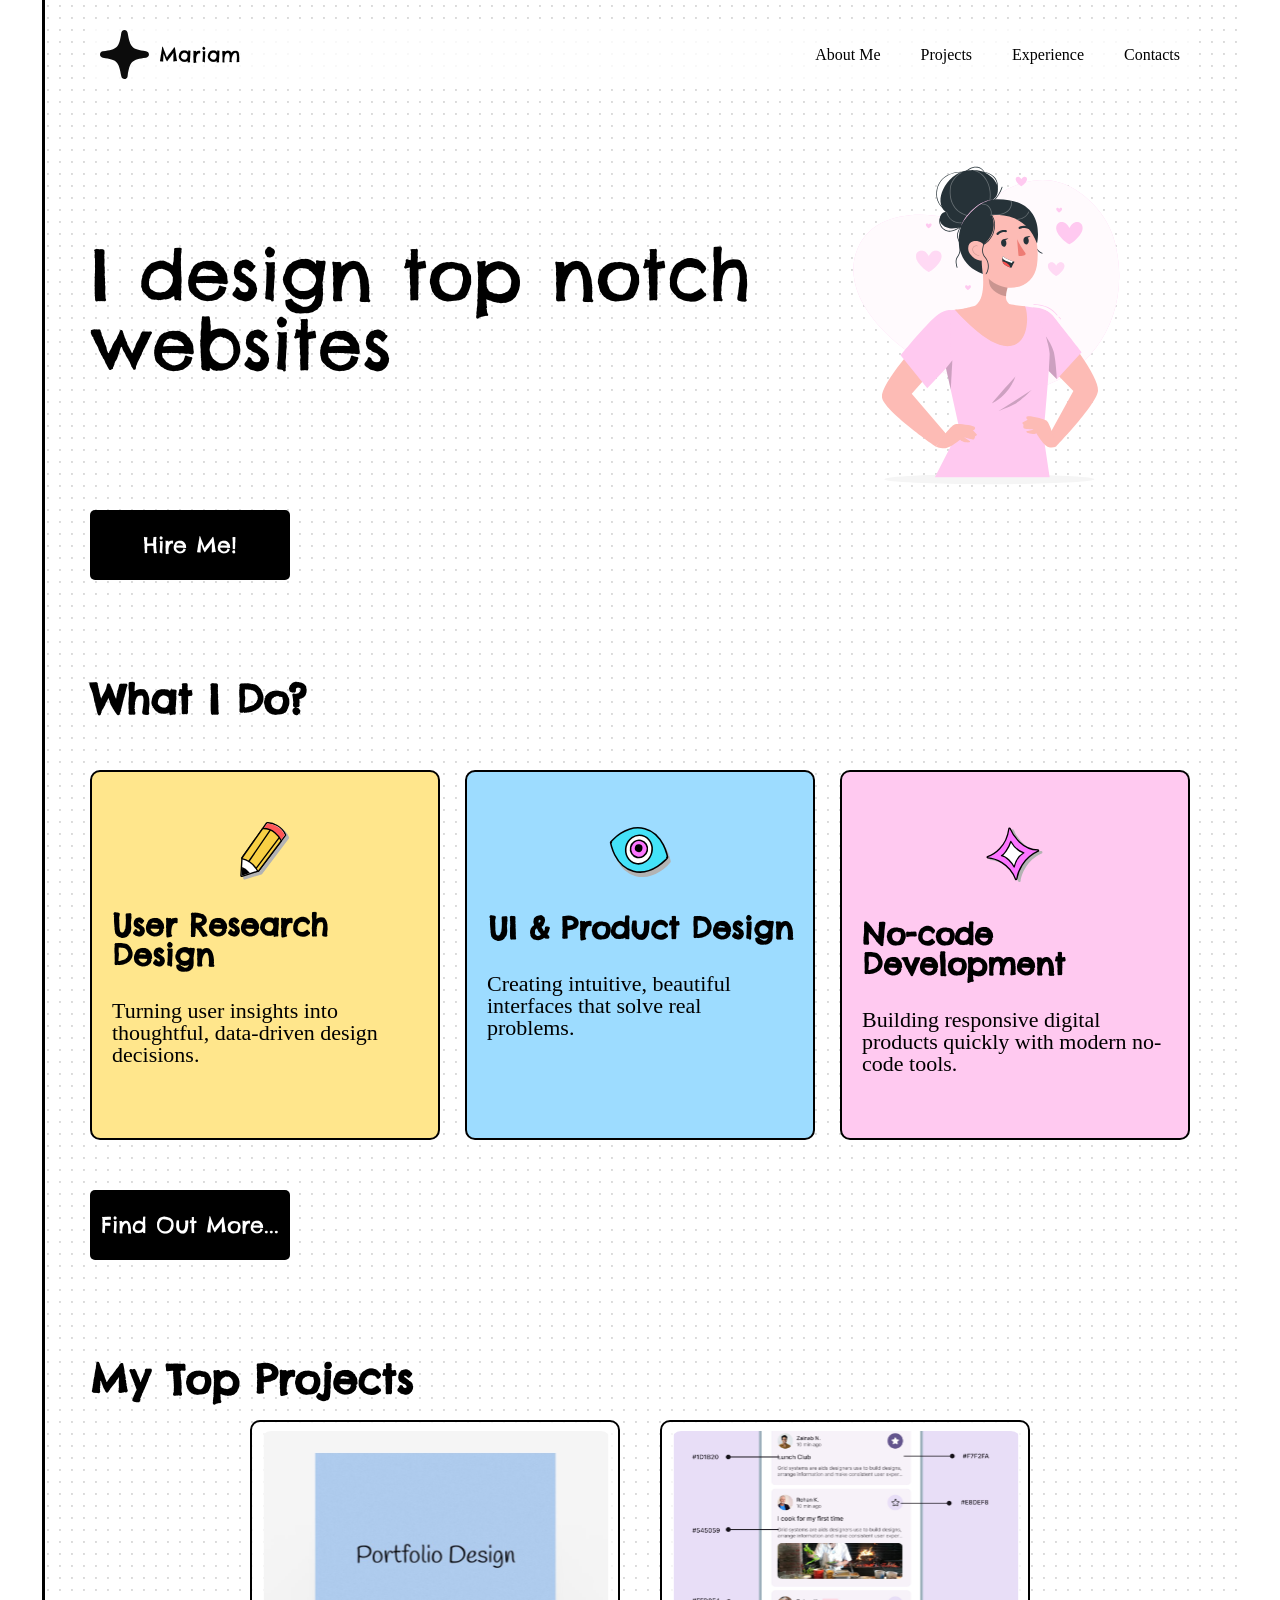
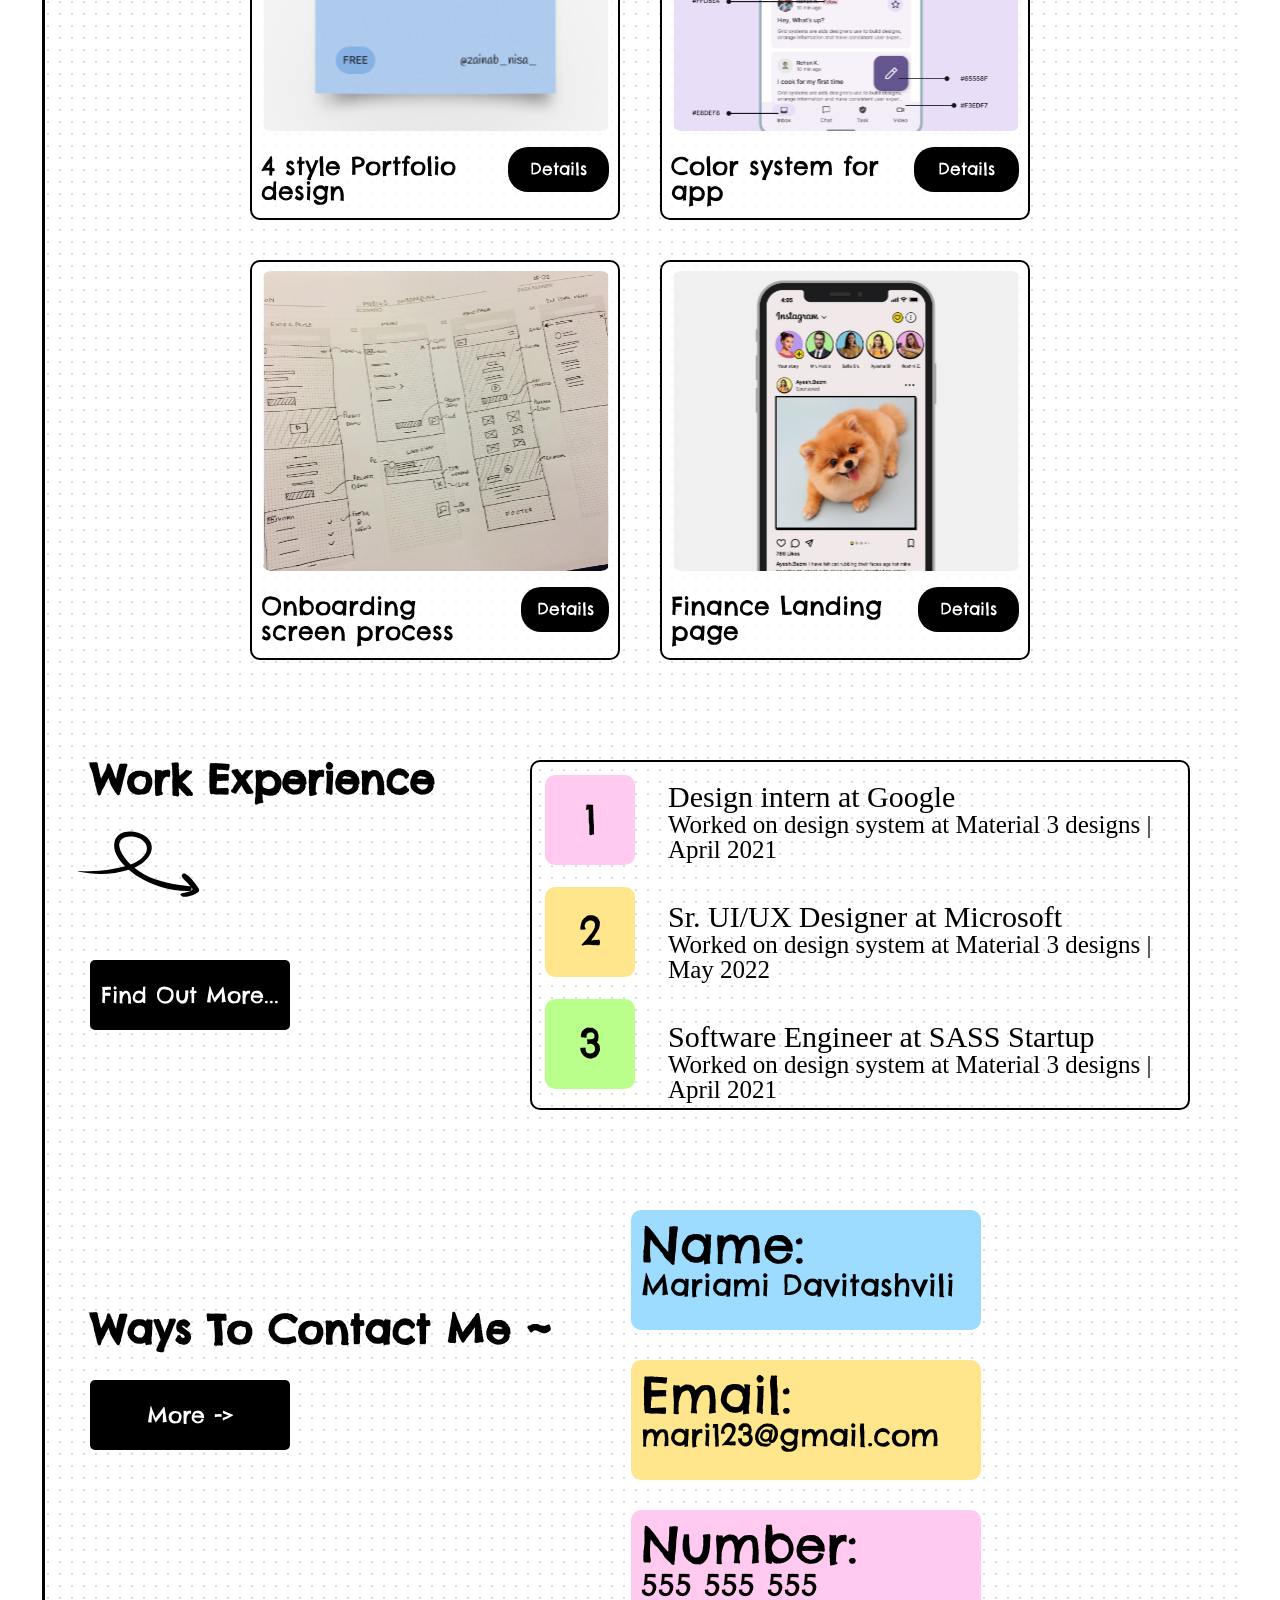
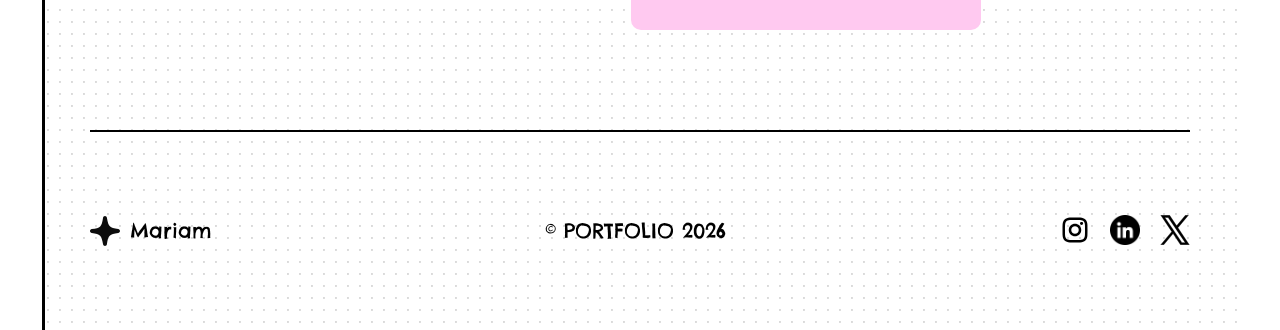
<file: index.html>
<!doctype html>
<html lang="en">
  <head>
    <link rel="stylesheet" href="./css/reset.css" />
    <link rel="stylesheet" href="./css/style.css" />
    <meta charset="UTF-8" />
    <meta name="viewport" content="width=device-width, initial-scale=1.0" />
    <title>Portfolio</title>
  </head>
  <body>
    <header>
      <div class="header container">
        <div class="logo">
          <img src="./images/logo.svg" alt="Portfolio logo" />
          <a class="name" href="./index.html">Mariam</a>
        </div>
        <nav class="nav">
          <ul class="nav-list">
            <li>
              <a href="#about">About Me</a>
            </li>
            <li>
              <a href="#projects">Projects</a>
            </li>
            <li>
              <a href="#experience">Experience</a>
            </li>
            <li>
              <a href="#contacts">Contacts</a>
            </li>
          </ul>
        </nav>
        <img src="./images/menu.svg" class="menu" alt="menu" />
      </div>
    </header>
    <main>
      <section class="container">
        <div class="hero">
          <h1>I design top notch websites</h1>
          <img src="./images/hero-img.svg" alt="hero img" />
        </div>
        <button class="btn" onclick="window.location.href = 'hireMe.html'">
          Hire Me!
        </button>
      </section>
      <section class="about container" id="about">
        <h2 class="title">What I Do?</h2>
        <div class="cards-about">
          <div class="card yellow">
            <img src="./images/card-yellow.svg" alt="icon yellow" />
            <h3>User Research Design</h3>
            <p>
              Turning user insights into thoughtful, data-driven design
              decisions.
            </p>
          </div>
          <div class="card blue">
            <img src="./images/card-blue.svg" alt="icon blue" />
            <h3>UI & Product Design</h3>
            <p>
              Creating intuitive, beautiful interfaces that solve real problems.
            </p>
          </div>
          <div class="card pink">
            <img src="./images/card-pink.svg" alt="icon pink" />
            <h3>No-code Development</h3>
            <p>
              Building responsive digital products quickly with modern no-code
              tools.
            </p>
          </div>
        </div>
        <button class="btn" onclick="window.location.href = 'about.html'">
          Find Out More...
        </button>
      </section>
      <section class="projects container" id="projects">
        <h4 class="title">My Top Projects</h4>
        <div class="cards-projects">
          <div class="proj-card">
            <img src="./images/project-1.svg" alt="project" />
            <div class="card-text">
              <p>4 style Portfolio design</p>
              <button class="btn">Details</button>
            </div>
          </div>
          <div class="proj-card">
            <img src="./images/project-2.svg" alt="project" />
            <div class="card-text">
              <p>Color system for app</p>
              <button class="btn">Details</button>
            </div>
          </div>
          <div class="proj-card">
            <img src="./images/project-3.svg" alt="project" />
            <div class="card-text">
              <p>Onboarding screen process</p>
              <button class="btn">Details</button>
            </div>
          </div>
          <div class="proj-card">
            <img src="./images/project-4.svg" alt="project" />

            <div class="card-text">
              <p>Finance Landing page</p>
              <button class="btn">Details</button>
            </div>
          </div>
        </div>
      </section>
      <section class="experience container" id="experience">
        <div class="work-experience">
          <h2 class="title">Work Experience</h2>
          <img src="./images/arrow.svg" alt="arrow" />
          <button
            class="btn"
            onclick="window.location.href = 'experience.html'"
          >
            Find Out More...
          </button>
        </div>
        <div class="jobs-list">
          <div class="numbers">
            <div class="box pink"><h2>1</h2></div>
            <div class="box yellow"><h2>2</h2></div>
            <div class="box green"><h2>3</h2></div>
          </div>
          <div class="experience-text">
            <div>
              <h3>Design intern at Google</h3>
              <p>Worked on design system at Material 3 designs | April 2021</p>
            </div>
            <div>
              <h3>Sr. UI/UX Designer at Microsoft</h3>
              <p>Worked on design system at Material 3 designs | May 2022</p>
            </div>
            <div>
              <h3>Software Engineer at SASS Startup</h3>
              <p>Worked on design system at Material 3 designs | April 2021</p>
            </div>
          </div>
        </div>
      </section>
      <section class="contacts container" id="contacts">
        <div class="contact-title">
          <h2 class="title">Ways To Contact Me ~</h2>
          <button class="btn" onclick="window.location.href = 'contacts.html'">
            More ->
          </button>
        </div>
        <div class="contact-list">
          <div class="contact blue">
            <h3>Name:</h3>
            <p>Mariami Davitashvili</p>
          </div>
          <div class="contact yellow">
            <h3>Email:</h3>
            <p>mari123@gmail.com</p>
          </div>
          <div class="contact pink">
            <h3>Number:</h3>
            <p>555 555 555</p>
          </div>
        </div>
      </section>
    </main>
    <footer>
      <div class="footer container">
        <div class="logo">
          <img src="./images/logo.svg" alt="logo" />
          <a class="name" href="./index.html">Mariam</a>
        </div>
        <div>
          <p>&copy; PORTFOLIO 2026</p>
        </div>
        <div class="socials">
          <a href="https://www.instagram.com/?hl=en" target="_blank"
            ><img src="./images/instagram.svg" alt="instagram"
          /></a>
          <a href="https://www.linkedin.com" target="_blank"
            ><img src="./images/linkedin.png" alt="linkedin" />
          </a>
          <a href="https://twitter.com" target="_blank"
            ><img src="./images/x.svg" alt="twitter" />
          </a>
        </div>
      </div>
    </footer>
  </body>
</html>
</file>
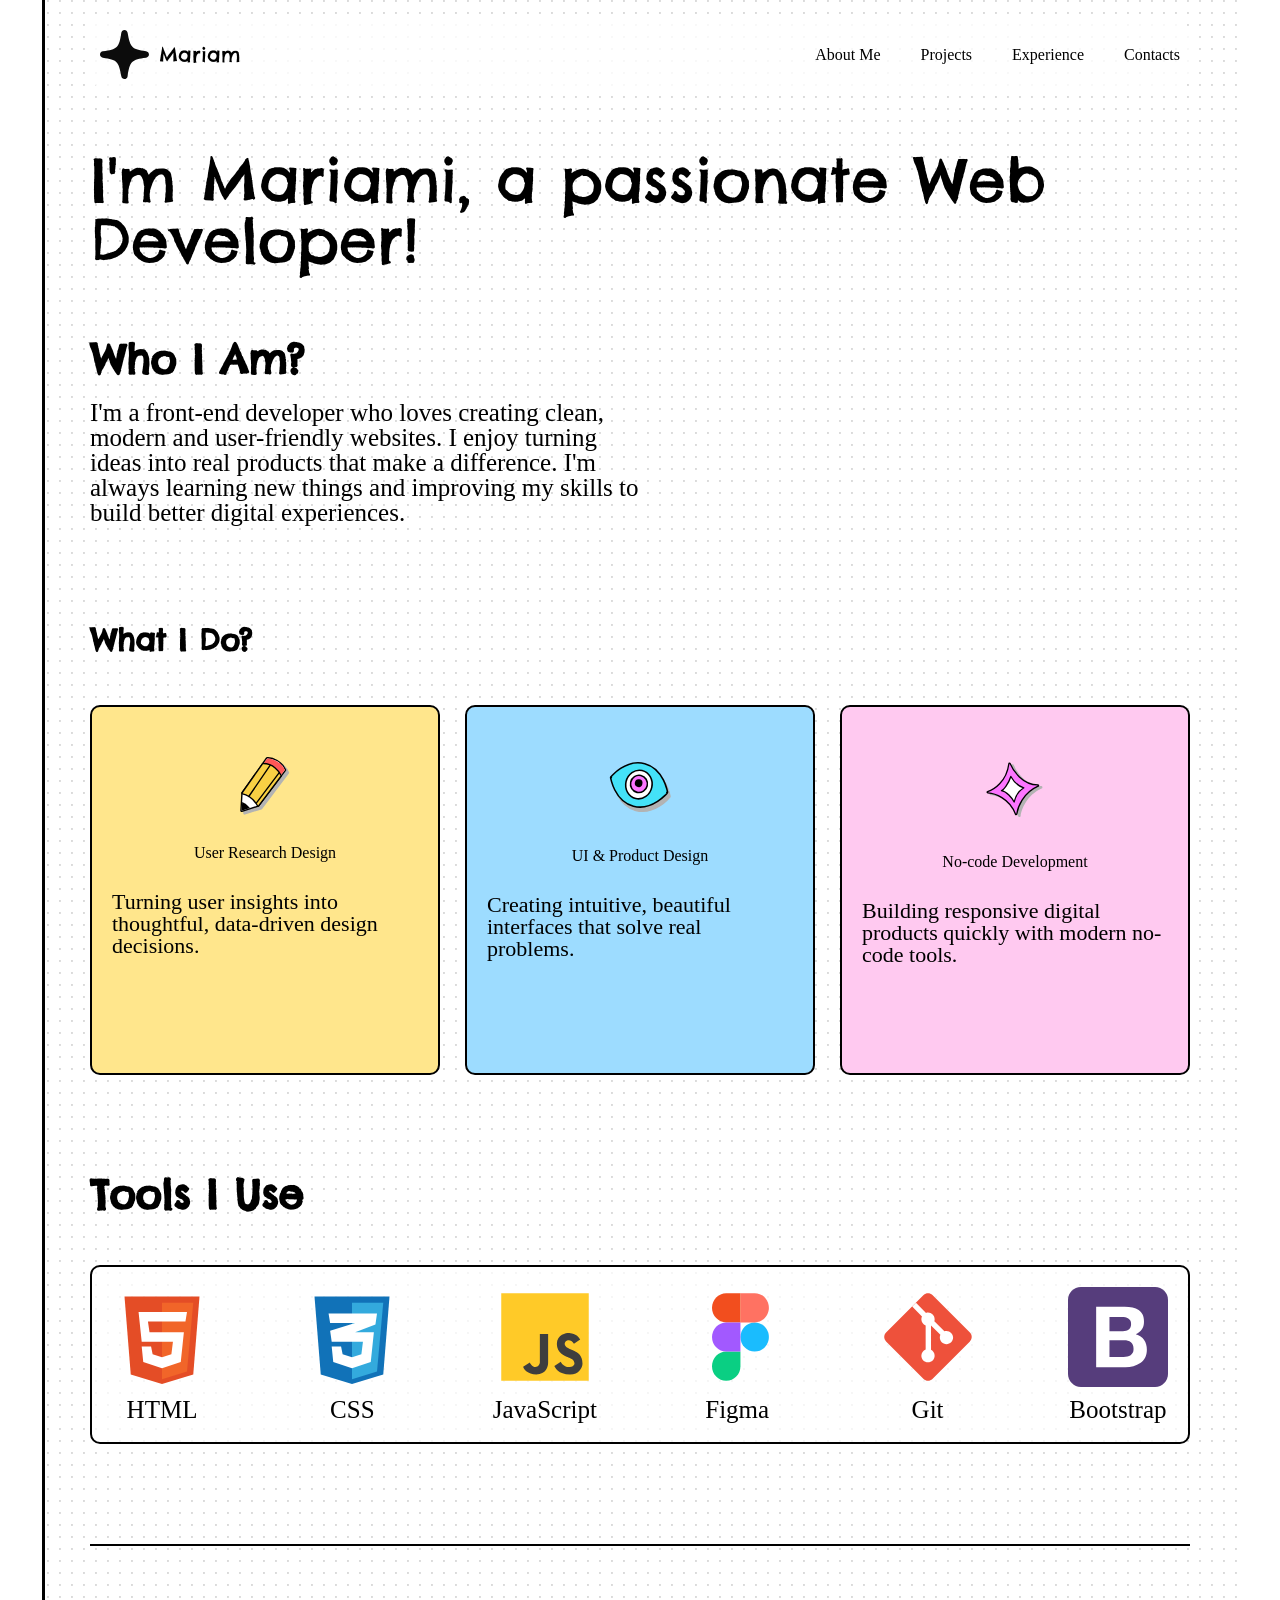
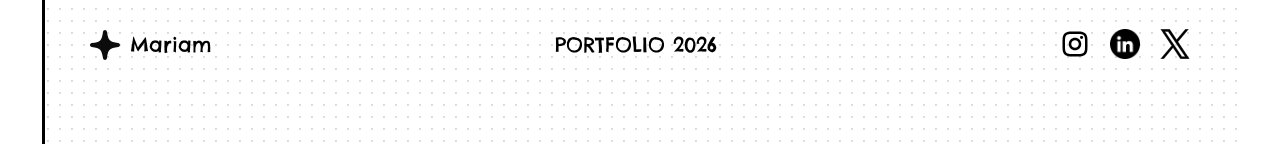
<file: about.html>
<!doctype html>
<html lang="en">
  <head>
    <link rel="stylesheet" href="./css/reset.css" />
    <link rel="stylesheet" href="./css/style.css" />
    <meta charset="UTF-8" />
    <meta name="viewport" content="width=device-width, initial-scale=1.0" />
    <title>About Me</title>
  </head>
  <body>
    <header>
      <div class="header container">
        <div class="logo">
          <img src="./images/logo.svg" alt="logo" />
          <a class="name" href="./index.html">Mariam</a>
        </div>
        <nav class="nav">
          <ul class="nav-list">
            <li>
              <a href="index.html#about">About Me</a>
            </li>
            <li>
              <a href="index.html#projects">Projects</a>
            </li>
            <li>
              <a href="index.html#experience">Experience</a>
            </li>
            <li>
              <a href="index.html#contacts">Contacts</a>
            </li>
          </ul>
        </nav>
      </div>
    </header>
    <main>
      <section class="container">
        <div class="intro">
          <h1>I'm Mariami, a passionate Web Developer!</h1>
        </div>
        <div class="intro-text">
          <h2>Who I Am?</h2>
          <p>
            I'm a front-end developer who loves creating clean, modern and
            user-friendly websites. I enjoy turning ideas into real products
            that make a difference. I'm always learning new things and improving
            my skills to build better digital experiences.
          </p>
        </div>
      </section>
      <section class="about container" id="about">
        <h3 class="title">What I Do?</h3>
        <div class="cards-about">
          <div class="card yellow">
            <img src="./images/card-yellow.svg" alt="yellow icon" />
            <h4>User Research Design</h4>
            <p>
              Turning user insights into thoughtful, data-driven design
              decisions.
            </p>
          </div>
          <div class="card blue">
            <img src="./images/card-blue.svg" alt="blue icon" />
            <h4>UI & Product Design</h4>
            <p>
              Creating intuitive, beautiful interfaces that solve real problems.
            </p>
          </div>
          <div class="card pink">
            <img src="./images/card-pink.svg" alt="pink icon" />
            <h4>No-code Development</h4>
            <p>
              Building responsive digital products quickly with modern no-code
              tools.
            </p>
          </div>
        </div>
      </section>
      <section class="tools container">
        <h2>Tools I Use</h2>
        <div class="tools-list">
          <div>
            <img src="./images/html.svg" alt="html icon" />
            <p>HTML</p>
          </div>
          <div>
            <img src="./images/css.svg" alt="css icon" />
            <p>CSS</p>
          </div>
          <div>
            <img src="./images/js.svg" alt="js icon" />
            <p>JavaScript</p>
          </div>
          <div>
            <img src="./images/figma.svg" alt="figma icon" />
            <p>Figma</p>
          </div>
          <div>
            <img src="./images/git.svg" alt="git icon" />
            <p>Git</p>
          </div>
          <div>
            <img src="./images/bootstrap.svg" alt="bootstrap icon" />
            <p>Bootstrap</p>
          </div>
        </div>
      </section>
    </main>
    <footer>
      <div class="footer container">
        <div class="logo">
          <img src="./images/logo.svg" alt="logo" />
          <a class="name" href="./index.html">Mariam</a>
        </div>
        <div>
          <p>PORTFOLIO 2026</p>
        </div>
        <div class="socials">
          <a href="https://www.instagram.com/?hl=en" target="_blank"
            ><img src="./images/instagram.svg" alt="instagram"
          /></a>
          <a href="https://www.linkedin.com" target="_blank"
            ><img src="./images/linkedin.png" alt="linkedin" />
          </a>
          <a href="https://twitter.com" target="_blank"
            ><img src="./images/x.svg" alt="twitter" />
          </a>
        </div>
      </div>
    </footer>
  </body>
</html>
</file>
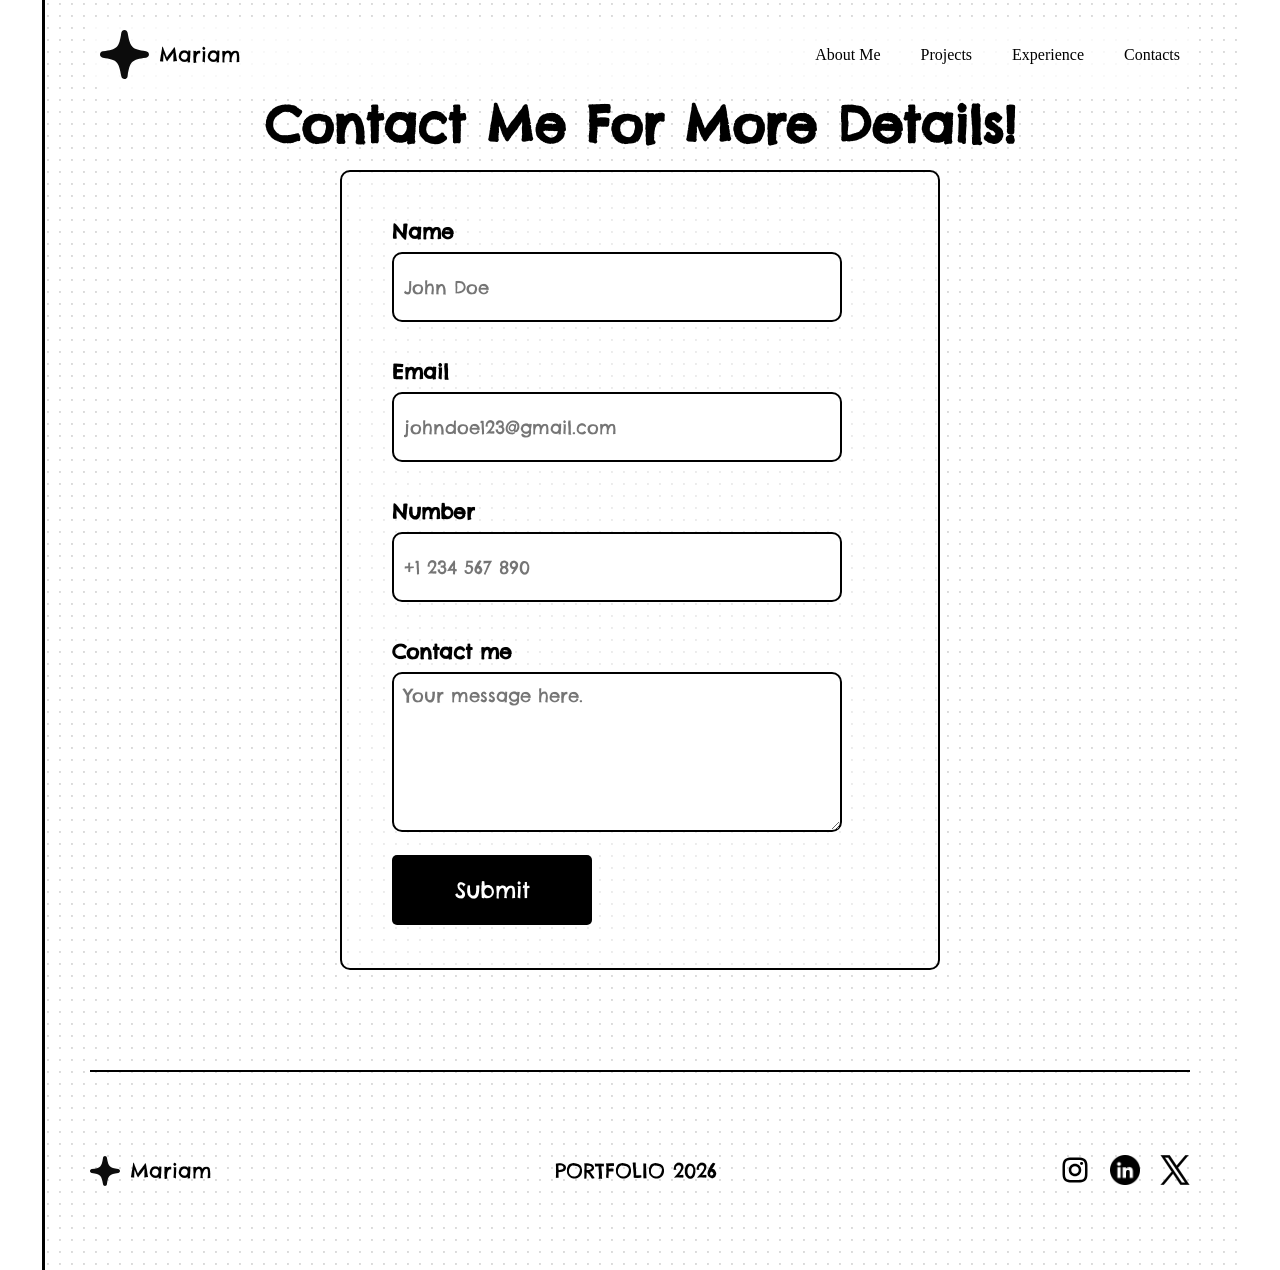
<file: contacts.html>
<!doctype html>
<html lang="en">
  <head>
    <link rel="stylesheet" href="./css/reset.css" />
    <link rel="stylesheet" href="./css/style.css" />
    <meta charset="UTF-8" />
    <meta name="viewport" content="width=device-width, initial-scale=1.0" />
    <title>Contacts</title>
  </head>
  <body>
    <header>
      <div class="header container">
        <div class="logo">
          <img src="./images/logo.svg" alt="logo" />
          <a class="name" href="./index.html">Mariam</a>
        </div>
        <nav class="nav">
          <ul class="nav-list">
            <li>
              <a href="index.html#about">About Me</a>
            </li>
            <li>
              <a href="index.html#projects">Projects</a>
            </li>
            <li>
              <a href="index.html#experience">Experience</a>
            </li>
            <li>
              <a href="index.html#contacts">Contacts</a>
            </li>
          </ul>
        </nav>
      </div>
    </header>
    <main>
      <section class="contacts-form container">
        <h1>Contact Me For More Details!</h1>
        <div class="input">
          <div>
            <h2>Name</h2>
            <input class="input-design" type="text" placeholder="John Doe" />
          </div>
          <div>
            <h2>Email</h2>
            <input
              class="input-design"
              type="email"
              placeholder="johndoe123@gmail.com"
            />
          </div>
          <div>
            <h2>Number</h2>
            <input
              class="input-design"
              type="tel"
              placeholder="+1 234 567 890"
            />
          </div>
          <div>
            <h2>Contact me</h2>
            <textarea
              class="message input-design"
              placeholder="Your message here."
            ></textarea>
            <button class="btn">Submit</button>
          </div>
        </div>
      </section>
    </main>
    <footer>
      <div class="footer container">
        <div class="logo">
          <img src="./images/logo.svg" alt="logo" />
          <a class="name" href="./index.html">Mariam</a>
        </div>
        <div>
          <p>PORTFOLIO 2026</p>
        </div>
        <div class="socials">
          <a href="https://www.instagram.com/?hl=en" target="_blank"
            ><img src="./images/instagram.svg" alt="instagram"
          /></a>
          <a href="https://www.linkedin.com" target="_blank"
            ><img src="./images/linkedin.png" alt="linkedin" />
          </a>
          <a href="https://twitter.com" target="_blank"
            ><img src="./images/x.svg" alt="twitter" />
          </a>
        </div>
      </div>
    </footer>
  </body>
</html>
</file>
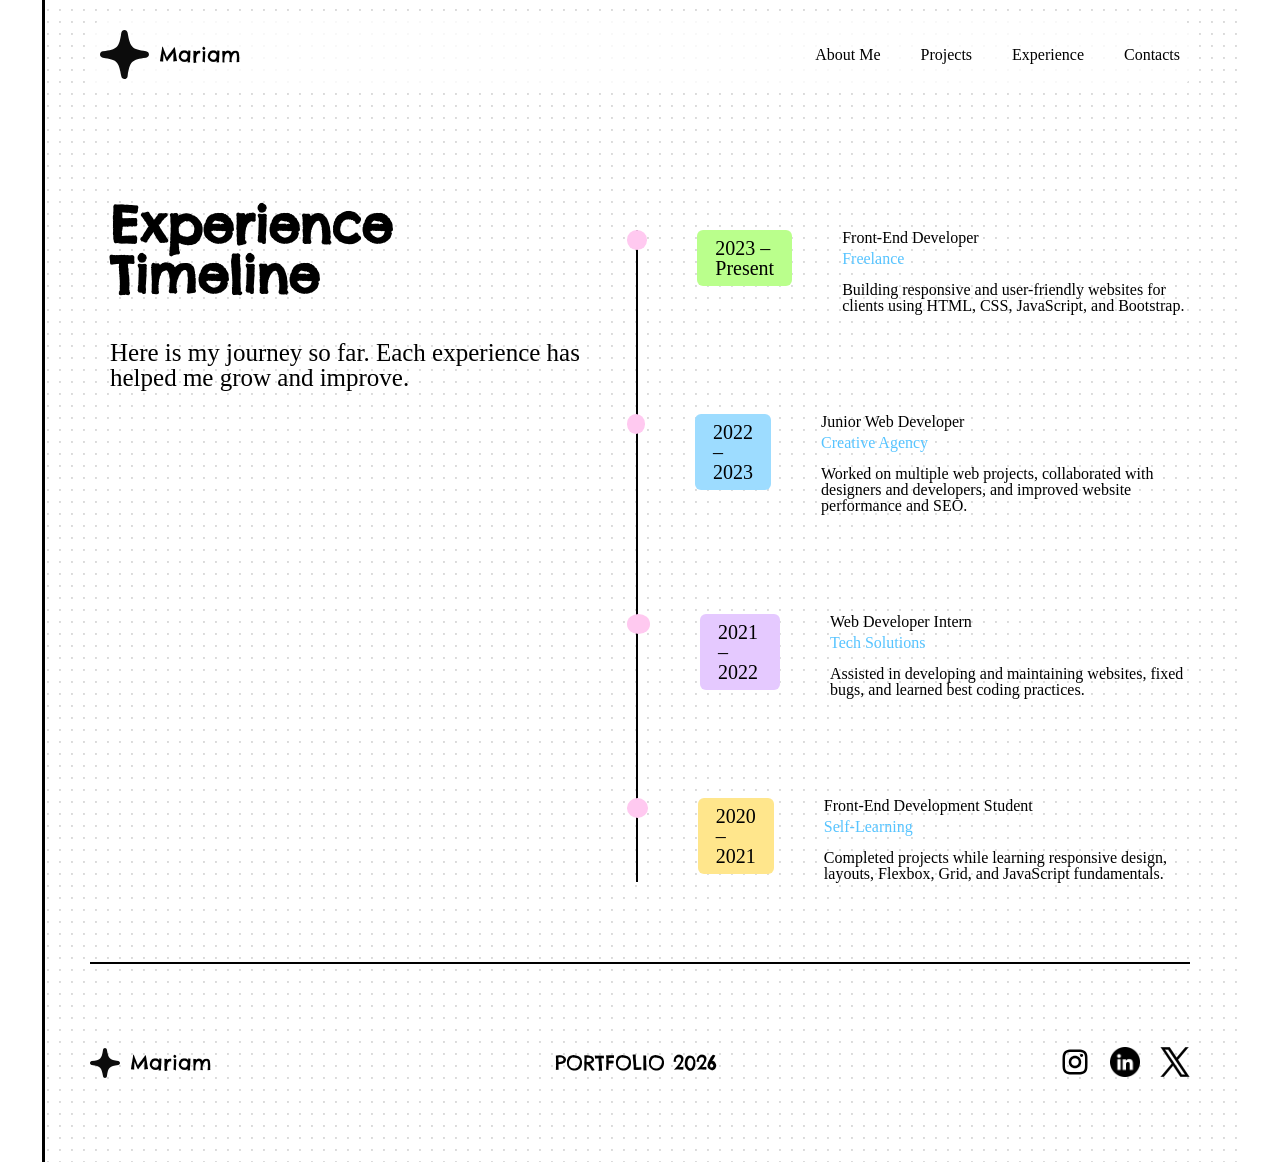
<file: experience.html>
<!doctype html>
<html lang="en">
  <head>
    <link rel="stylesheet" href="./css/reset.css" />
    <link rel="stylesheet" href="./css/style.css" />
    <meta charset="UTF-8" />
    <meta name="viewport" content="width=device-width, initial-scale=1.0" />
    <title>My Experience</title>
  </head>
  <body>
    <header>
      <div class="header container">
        <div class="logo">
          <img src="./images/logo.svg" alt="logo" />
          <a class="name" href="./index.html">Mariam</a>
        </div>
        <nav class="nav">
          <ul class="nav-list">
            <li>
              <a href="index.html#about">About Me</a>
            </li>
            <li>
              <a href="index.html#projects">Projects</a>
            </li>
            <li>
              <a href="index.html#experience">Experience</a>
            </li>
            <li>
              <a href="index.html#contacts">Contacts</a>
            </li>
          </ul>
        </nav>
      </div>
    </header>
    <main>
      <section class="experience container">
        <div class="experience-timeline">
          <div class="experience-text">
            <h1>Experience Timeline</h1>
            <p>
              Here is my journey so far. Each experience has helped me grow and
              improve.
            </p>
          </div>
          <div class="timeline">
            <div class="timeline-item">
              <div class="circle"></div>

              <div class="year">
                <h2 class="green">2023 – Present</h2>
              </div>

              <div class="content">
                <h3>Front-End Developer</h3>
                <h4>Freelance</h4>
                <p>
                  Building responsive and user-friendly websites for clients
                  using HTML, CSS, JavaScript, and Bootstrap.
                </p>
              </div>
            </div>

            <div class="timeline-item">
              <div class="circle"></div>

              <div class="year">
                <h2 class="blue">2022 – 2023</h2>
              </div>

              <div class="content">
                <h3>Junior Web Developer</h3>
                <h4>Creative Agency</h4>
                <p>
                  Worked on multiple web projects, collaborated with designers
                  and developers, and improved website performance and SEO.
                </p>
              </div>
            </div>

            <div class="timeline-item">
              <div class="circle"></div>

              <div class="year">
                <h2 class="purple">2021 – 2022</h2>
              </div>

              <div class="content">
                <h3>Web Developer Intern</h3>
                <h4>Tech Solutions</h4>
                <p>
                  Assisted in developing and maintaining websites, fixed bugs,
                  and learned best coding practices.
                </p>
              </div>
            </div>

            <div class="timeline-item">
              <div class="circle"></div>

              <div class="year">
                <h2 class="yellow">2020 – 2021</h2>
              </div>

              <div class="content">
                <h3>Front-End Development Student</h3>
                <h4>Self-Learning</h4>
                <p>
                  Completed projects while learning responsive design, layouts,
                  Flexbox, Grid, and JavaScript fundamentals.
                </p>
              </div>
            </div>
          </div>
        </div>
      </section>
    </main>
    <footer>
      <div class="footer container">
        <div class="logo">
          <img src="./images/logo.svg" alt="logo" />
          <a class="name" href="./index.html">Mariam</a>
        </div>
        <div>
          <p>PORTFOLIO 2026</p>
        </div>
        <div class="socials">
          <a href="https://www.instagram.com/?hl=en" target="_blank"
            ><img src="./images/instagram.svg" alt="instagram"
          /></a>
          <a href="https://www.linkedin.com" target="_blank"
            ><img src="./images/linkedin.png" alt="linkedin" />
          </a>
          <a href="https://twitter.com" target="_blank"
            ><img src="./images/x.svg" alt="twitter" />
          </a>
        </div>
      </div>
    </footer>
  </body>
</html>
</file>
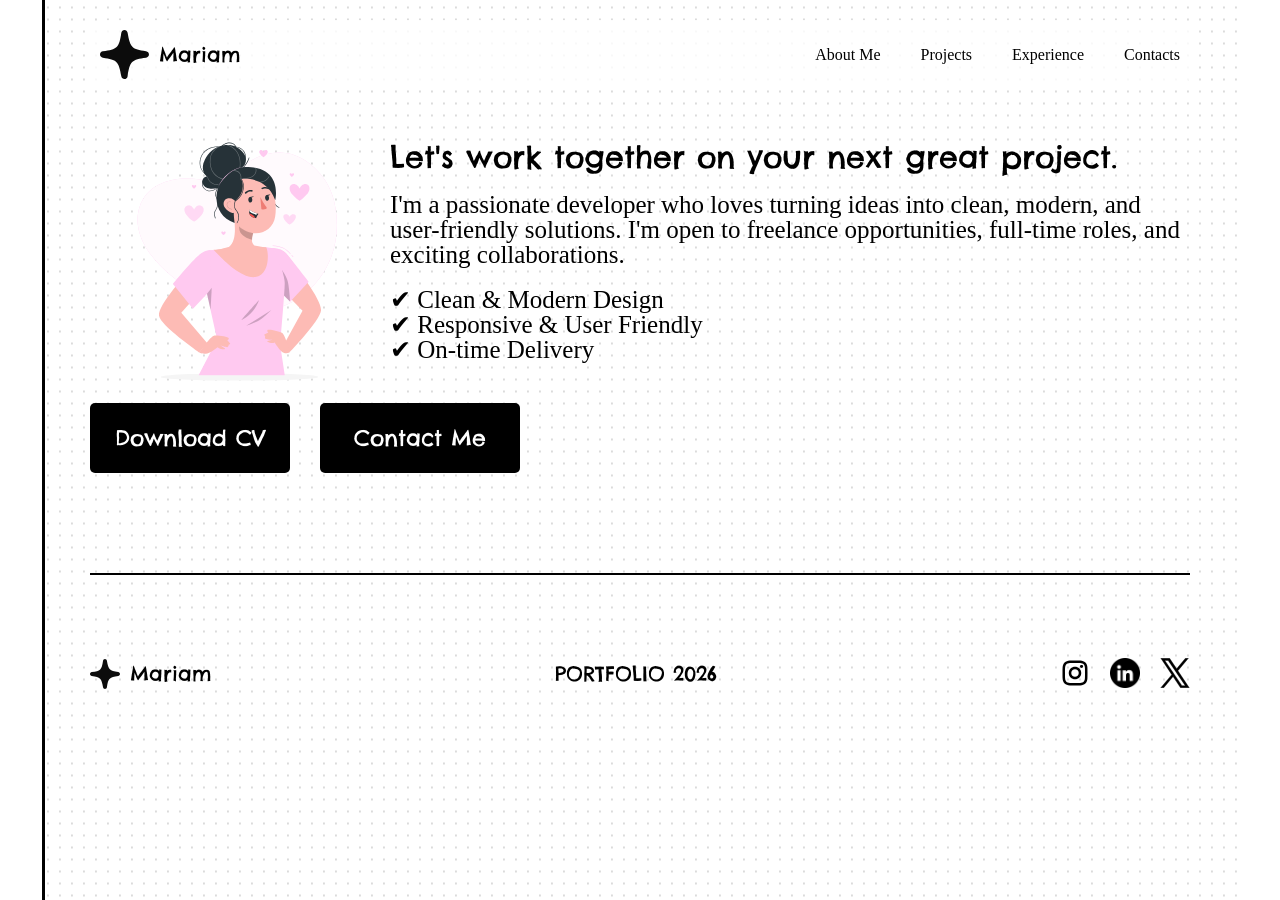
<file: hireMe.html>
<!doctype html>
<html lang="en">
  <head>
    <link rel="stylesheet" href="./css/reset.css" />
    <link rel="stylesheet" href="./css/style.css" />
    <meta charset="UTF-8" />
    <meta name="viewport" content="width=device-width, initial-scale=1.0" />
    <title>Hire Me</title>
  </head>
  <body>
    <header>
      <div class="header container">
        <div class="logo">
          <img src="./images/logo.svg" alt="logo" />
          <a class="name" href="./index.html">Mariam</a>
        </div>
        <nav class="nav">
          <ul class="nav-list">
            <li>
              <a href="index.html#about">About Me</a>
            </li>
            <li>
              <a href="index.html#projects">Projects</a>
            </li>
            <li>
              <a href="index.html#experience">Experience</a>
            </li>
            <li>
              <a href="index.html#contacts">Contacts</a>
            </li>
          </ul>
        </nav>
      </div>
    </header>
    <main>
      <section class="container" id="hireMe">
        <div class="hire-me">
          <div><img src="./images/hero-img.svg" alt="hero img" /></div>

          <div class="hireMe-text">
            <h2>Let's work together on your next great project.</h2>
            <p>
              I'm a passionate developer who loves turning ideas into clean,
              modern, and user-friendly solutions. I'm open to freelance
              opportunities, full-time roles, and exciting collaborations.
            </p>
            <div>
              <p>✔ Clean & Modern Design</p>
              <p>✔ Responsive & User Friendly</p>
              <p>✔ On-time Delivery</p>
            </div>
          </div>
        </div>
        <div class="hireMe-btn">
          <button class="btn">Download CV</button>
          <button class="btn">Contact Me</button>
        </div>
      </section>
    </main>
    <footer>
      <div class="footer container">
        <div class="logo">
          <img src="./images/logo.svg" alt="logo" />
          <a class="name" href="./index.html">Mariam</a>
        </div>
        <div>
          <p>PORTFOLIO 2026</p>
        </div>
        <div class="socials">
          <a href="https://www.instagram.com/?hl=en" target="_blank"
            ><img src="./images/instagram.svg" alt="instagram"
          /></a>
          <a href="https://www.linkedin.com" target="_blank"
            ><img src="./images/linkedin.png" alt="linkedin" />
          </a>
          <a href="https://twitter.com" target="_blank"
            ><img src="./images/x.svg" alt="twitter" />
          </a>
        </div>
      </div>
    </footer>
  </body>
</html>
</file>
<file: css/style.css>
@import url("https://fonts.googleapis.com/css2?family=Chelsea+Market&display=swap");
body {
  background-image: url(../images/bck-pattern.png);
  background-position: center;
  background-repeat: no-repeat;
}
html {
  scroll-behavior: smooth;
}

.container {
  max-width: 1100px;
  margin: auto;
}

.header {
  display: flex;
  justify-content: space-between;
  align-items: center;
  margin-top: 20px;
  padding: 10px;
  background-color: #ffffffcb;
  border-radius: 15px;
  position: fixed;
  top: 0;
  left: 50%;
  transform: translateX(-50%);
  width: 90%;
  max-width: 1100px;
  z-index: 100;
}
.logo {
  display: flex;
  flex-direction: row;
  gap: 10px;
  align-items: center;
}
.name {
  font-size: 20px;
  font-family: "Chelsea Market", system-ui;
}

.nav-list {
  display: flex;
  flex-direction: row;
  gap: 40px;
}

.menu {
  display: none;
}
.hero {
  margin-top: 110px;
  display: flex;
  flex-direction: row;
  justify-content: center;
  align-items: center;
}

.hero h1 {
  font-size: 70px;
  font-family: "Chelsea Market", system-ui;
}
.hero img {
  width: 400px;
  height: 400px;
}
.btn {
  width: 200px;
  height: 70px;
  color: white;
  background-color: black;
  border: none;
  border-radius: 5px;
  font-size: 22px;
  font-family: "Chelsea Market", system-ui;
  cursor: pointer;
  transition: background-color 0.3s ease;
}
.btn:hover {
  background-color: #ffffff;
  color: black;
  border: 1px solid #000000;
}
.about {
  margin-top: 100px;
}
.cards-about {
  display: flex;
  flex-direction: row;
  justify-content: space-between;
  margin-top: 50px;
}
.title {
  font-size: 40px;
  font-weight: 600;
  font-family: "Chelsea Market", system-ui;
}
.about h3 {
  font-size: 30px;
  font-weight: 600;
  font-family: "Chelsea Market", system-ui;
}
.about p {
  font-size: 22px;
  font-weight: 200;
}
.card {
  width: 350px;
  height: 370px;
  border-radius: 10px;
  border: 2px solid black;
  display: flex;
  flex-direction: column;
  gap: 30px;
  align-items: center;
  padding: 50px 20px;
  transition: transform 0.3s ease;
}
.card:hover {
  transform: scale(1.05);
}
.pink {
  background-color: #ffc9f0;
}
.blue {
  background-color: #9ddcff;
}
.yellow {
  background-color: #ffe68c;
}

.about button {
  margin-top: 50px;
}
.projects .title {
  margin-top: 100px;
}
.proj-card {
  width: 370px;
  height: 400px;
  border: 2px solid black;
  border-radius: 10px;
  margin: 20px;
  padding: 9px;
  background-color: #ffffffbd;
  transition: transform 0.3s ease;
}
.proj-card:hover {
  transform: scale(1.05);
  background-color: #ffc9f0a2;
}
.projects img {
  border-radius: 10px;
  width: 350px;
  height: 300px;
}
.projects p {
  margin-top: 20px;
  font-size: 25px;
  font-weight: 200;
  font-family: "Chelsea Market", system-ui;
}
.card-text {
  display: flex;
  justify-content: center;
  align-items: center;
  gap: 30px;
}
.projects button {
  width: 130px;
  height: 45px;
  border-radius: 20px;
  font-size: 17px;
}
.cards-projects {
  display: flex;
  flex-direction: row;
  flex-wrap: wrap;
  justify-content: center;
}
.experience {
  display: flex;
  margin-top: 100px;
  flex-direction: row;
  justify-content: space-between;
}

.jobs-list {
  display: flex;
  width: 60%;
  height: 350px;
  border: 2px solid black;
  border-radius: 10px;
}
.green {
  background-color: #baff8c;
}
.box {
  width: 90px;
  height: 90px;
  display: flex;
  justify-content: center;
  align-items: center;
  border-radius: 10px;
}
.box h2 {
  font-size: 40px;
  font-weight: 500;
  font-family: "Chelsea Market", system-ui;
}
.experience-text h3 {
  font-size: 30px;
  font-weight: 500;
}
.experience-text p {
  font-size: 22px;
}
.experience-text {
  display: flex;
  flex-direction: column;
  gap: 40px;
  align-items: center;
  margin: 20px;
}
.numbers {
  display: flex;
  flex-direction: column;
  margin: 13px;
  gap: 22px;
  align-items: center;
}
.experience img {
  width: 100px;
  height: 100px;
  transform: rotate(-45deg);
  transform-origin: center;
}
.work-experience {
  display: flex;
  flex-direction: column;
  gap: 30px;
}
.contacts h3 {
  font-size: 50px;
  font-weight: 400;
  font-family: "Chelsea Market", system-ui;
}
.contacts p {
  font-size: 30px;

  font-family: "Chelsea Market", system-ui;
}
.contacts {
  display: flex;
  flex-direction: row;
  gap: 80px;
  margin-top: 100px;
  margin-bottom: 100px;
}
.contact-list {
  display: flex;
  flex-direction: column;
  gap: 30px;
}
.contacts .title {
  margin-top: 100px;
}

.contact {
  height: 120px;
  width: 350px;
  border-radius: 10px;
  padding: 10px;
}
.contact-title {
  display: flex;
  flex-direction: column;
  gap: 30px;
}

/* hire me page */
.hire-me {
  margin-top: 100px;
  display: flex;
  flex-direction: row;
  align-items: center;
  justify-content: center;
}
.hire-me img {
  width: 300px;
  height: 300px;
}
.hire-me h2 {
  font-family: "Chelsea Market", system-ui;
  font-size: 30px;
}
.hire-me p {
  font-size: 25px;
}
.hireMe-text {
  display: flex;
  flex-direction: column;
  gap: 20px;
}
.hireMe-btn {
  display: flex;
  flex-direction: row;
  align-items: center;
  gap: 30px;
  margin-bottom: 100px;
}
footer p {
  font-size: 20px;
  font-family: "Chelsea Market", system-ui;
}
footer img {
  width: 30px;
  height: 30px;
}
.footer {
  border-top: 2px solid black;
  height: 200px;
  display: flex;
  flex-direction: row;
  justify-content: space-between;
  align-items: center;
}
.socials {
  display: flex;
  flex-direction: row;
  gap: 20px;
}
/* about me page */
.intro {
  margin-top: 150px;
  font-size: 60px;
  font-family: "Chelsea Market", system-ui;
}
.intro-text {
  margin-top: 70px;
  display: flex;
  flex-direction: column;
  gap: 20px;
  width: 50%;
}
.intro-text h2 {
  font-size: 40px;
  font-weight: 600;
  font-family: "Chelsea Market", system-ui;
}
.intro-text p {
  font-size: 25px;
}
.tools img {
  width: 100px;
  height: 100px;
  transition: transform 0.3s ease;
}
.tools img:hover {
  transform: scale(1.1);
}
.tools h2 {
  font-size: 40px;
  font-weight: 600;
  font-family: "Chelsea Market", system-ui;
}
.tools-list {
  display: flex;
  flex-direction: row;
  justify-content: space-between;
  margin-top: 50px;
  margin-bottom: 100px;
  border: 2px solid black;
  border-radius: 10px;
  padding: 20px;
  background-color: #ffffffbd;
}
.tools p {
  font-size: 25px;
}
.tools-list div {
  display: flex;
  flex-direction: column;
  gap: 10px;
  align-items: center;
}
.tools {
  margin-top: 100px;
}
.experience-timeline {
  margin-top: 100px;
  display: flex;
  flex-direction: row;
  justify-content: space-between;
}
.experience-text h1 {
  font-size: 50px;
  font-weight: 600;
  font-family: "Chelsea Market", system-ui;
}
.experience-text p {
  font-size: 25px;
}
.timeline {
  display: flex;
  flex-direction: column;
  gap: 100px;
  width: 80%;
}
.experience {
  margin: 80px auto;
}

.timeline {
  position: relative;
  margin-top: 50px;
}

.timeline::before {
  content: "";
  position: absolute;
  left: 9px;
  top: 0;
  bottom: 0;
  width: 2px;
  background: #000;
}

.timeline-item {
  display: flex;
  gap: 50px;
  position: relative;
}

.circle {
  width: 40px;
  height: 20px;
  background: #ffc9f0;
  border-radius: 50%;
  z-index: 2;
  transition: transform 0.3s ease;
}
.circle:hover {
  transform: scale(1.1);
  background: #baff8c;
}

.year h2 {
  display: inline-block;
  padding: 8px 18px;
  border-radius: 6px;
  font-size: 20px;
}

.content h3 {
  margin-bottom: 5px;
}

.content h4 {
  color: #57c4ff;
  margin-bottom: 15px;
}
.purple {
  background: #e5c9ff;
}
/* contacts page */

input {
  height: 70px;
}
.message {
  height: 160px;
}
.input-design {
  width: 450px;
  border-radius: 10px;
  font-size: 18px;
  padding: 10px;
  font-family: "Chelsea Market", system-ui;
  border: 2px solid black;
}
.input {
  margin-top: 20px;
  margin-bottom: 100px;
  width: 600px;
  height: 800px;
  border: 2px solid black;
  border-radius: 10px;
  display: flex;
  flex-direction: column;
  gap: 40px;
  padding: 50px;
  background-color: #ffffff75;
}
.contacts-form {
  display: flex;
  flex-direction: column;
  justify-content: center;
  align-items: center;
}
.input .btn {
  margin-top: 20px;
}
.input h2 {
  font-size: 20px;
  font-weight: 600;
  font-family: "Chelsea Market", system-ui;
  margin-bottom: 10px;
}
.contacts-form h1 {
  margin-top: 100px;
  font-size: 50px;
  font-weight: 600;
  font-family: "Chelsea Market", system-ui;
}

@media (max-width: 760px) {
  .container {
    width: 90%;
  }
  .header {
    width: 95%;
    padding: 15px;
  }
  .nav-list {
    display: none;
  }
  .menu {
    display: block;
    width: 30px;
    height: 30px;
    cursor: pointer;
  }
  .name {
    font-size: 18px;
  }
  .hero {
    flex-direction: column-reverse;
    text-align: center;
    gap: 40px;
  }
  .hero h1 {
    font-size: 45px;
  }
  .hero img {
    width: 280px;
    height: 280px;
  }
  .btn {
    width: 180px;
    height: 60px;
    font-size: 18px;
  }
  .cards-about {
    flex-direction: column;
    align-items: center;
    gap: 30px;
  }
  .card {
    width: 100%;
    max-width: 400px;
    height: auto;
  }
  .cards-projects {
    flex-direction: column;
    align-items: center;
  }
  .proj-card {
    width: 100%;
    max-width: 380px;
    height: auto;
  }
  .projects img {
    width: 100%;
    height: auto;
  }
  .experience {
    flex-direction: column;
    gap: 50px;
  }
  .jobs-list {
    width: 100%;
    height: auto;
    padding: 20px;
  }
  .contacts {
    flex-direction: column;
    align-items: center;
    gap: 40px;
  }

  .contact {
    width: 100%;
    max-width: 400px;
  }
  .footer {
    flex-direction: column;
    justify-content: center;
    gap: 25px;
    height: auto;
    padding: 30px 0;
  }

  /* aabout page */
  .intro {
    font-size: 42px;
    text-align: center;
  }
  .intro-text {
    width: 100%;
  }
  .intro-text h2 {
    font-size: 32px;
  }
  .intro-text p {
    font-size: 20px;
  }
  .tools-list {
    flex-wrap: wrap;
    justify-content: center;
    gap: 30px;
  }

  /*hire page*/

  .hire-me {
    flex-direction: column;
    text-align: center;
  }
  .hireMe-btn {
    flex-direction: column;
    align-items: center;
  }

  /*timeline*/
  .experience-timeline {
    flex-direction: column;
    gap: 60px;
  }
  .timeline {
    width: 100%;
  }
  .timeline-item {
    gap: 20px;
  }
  .year {
    width: 130px;
  }
  /*contacts */

  .input {
    width: 100%;
    height: auto;
    padding: 30px;
  }
  .input-design {
    width: 100%;
  }
}
</file>
